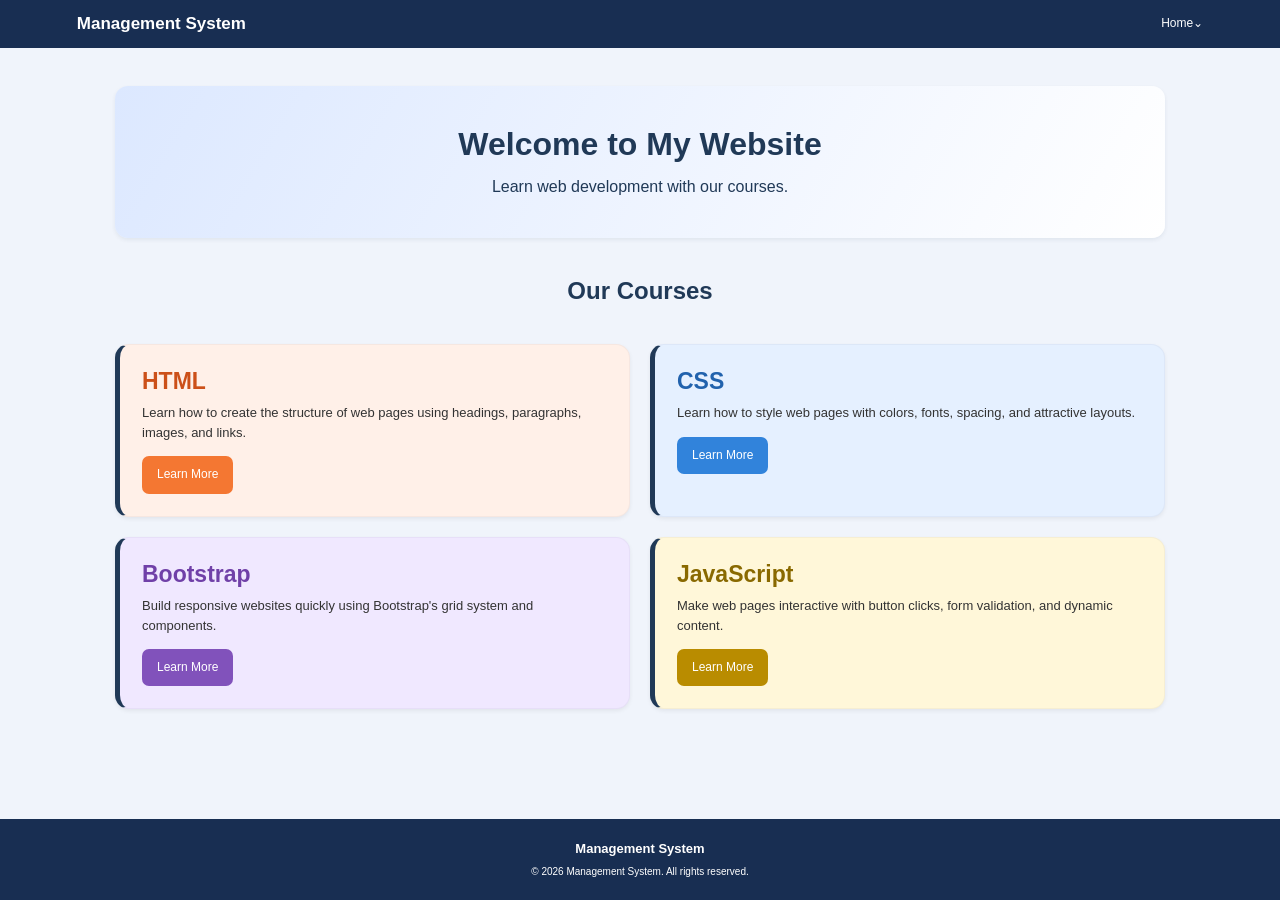
<file: home.html>
<!DOCTYPE html>
<html lang="en">
<head>
    <meta charset="UTF-8">
    <meta name="viewport" content="width=device-width, initial-scale=1.0">
    <title>Management System | Home</title>
    <link rel="stylesheet" href="style.css">
</head>
<body class="course-page">

<header class="topbar">
    <a class="brand" href="home.html">Management System</a>

    <nav>
        <a class="active" href="home.html">Home⌄</a>
    </nav>
</header>

<main class="course-main">
    <section class="welcome-banner">
        <h1>Welcome to My Website</h1>
        <p>Learn web development with our courses.</p>
    </section>

    <h2 class="courses-title">Our Courses</h2>

    <section class="course-grid">
        <article class="course-card html-card">
            <h3>HTML</h3>
            <p>Learn how to create the structure of web pages using headings, paragraphs, images, and links.</p>
            <a href="#" class="course-button"
               data-course="HTML">Learn More</a>
        </article>

        <article class="course-card css-card">
            <h3>CSS</h3>
            <p>Learn how to style web pages with colors, fonts, spacing, and attractive layouts.</p>
            <a href="#" class="course-button"
               data-course="CSS">Learn More</a>
        </article>

        <article class="course-card bootstrap-card">
            <h3>Bootstrap</h3>
            <p>Build responsive websites quickly using Bootstrap's grid system and components.</p>
            <a href="#" class="course-button"
               data-course="Bootstrap">Learn More</a>
        </article>

        <article class="course-card js-card">
            <h3>JavaScript</h3>
            <p>Make web pages interactive with button clicks, form validation, and dynamic content.</p>
            <a href="#" class="course-button"
               data-course="JavaScript">Learn More</a>
        </article>
    </section>
</main>

<!-- Course details popup -->
<div class="modal-overlay" id="course-modal">
    <div class="modal-box" role="dialog"
         aria-modal="true" aria-labelledby="modal-title">

        <div class="modal-header">
            <span>Course Details</span>
            <button class="modal-x" id="modal-x"
                    aria-label="Close popup">&times;</button>
        </div>

        <div class="modal-body">
            <h3 id="modal-title">HTML</h3>
            <p id="modal-description"></p>
        </div>

        <div class="modal-footer">
            <button class="modal-close" id="modal-close">
                Close
            </button>
        </div>
    </div>
</div>

<footer class="course-footer">
    <strong>Management System</strong>
    <small>© 2026 Management System. All rights reserved.</small>
</footer>

<script src="script.js"></script>
</body>
</html>
</file>
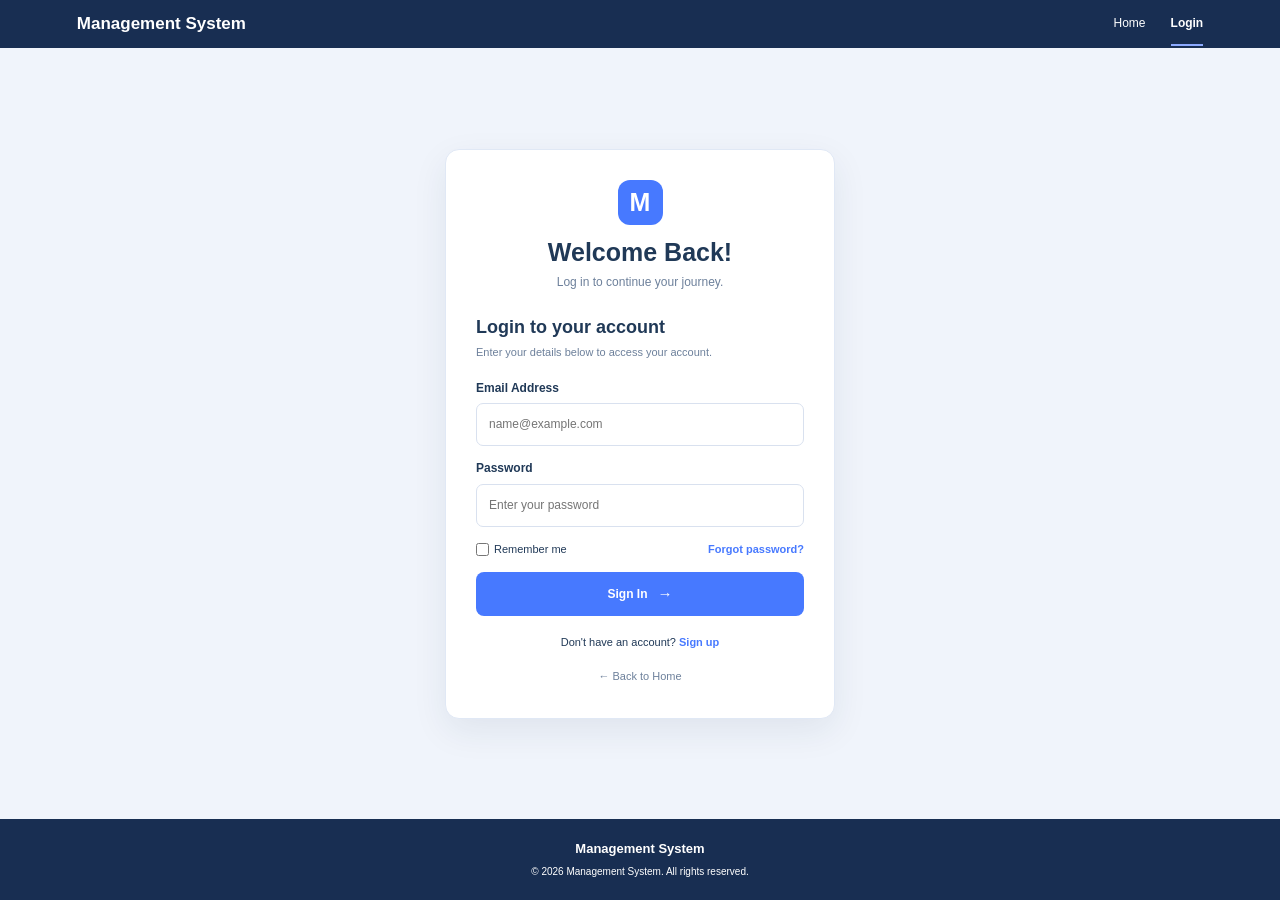
<file: login.html>
<!DOCTYPE html>
<html lang="en">
<head>
    <meta charset="UTF-8">
    <meta name="viewport" content="width=device-width, initial-scale=1.0">
    <title>Management System | Login</title>
    <link rel="stylesheet" href="style.css">
</head>
<body class="login-page">

<header class="topbar">
    <a class="brand" href="index.html">Management System</a>

    <nav>
        <a href="index.html">Home</a>
        <a class="active nav-login" href="login.html">Login</a>
    </nav>
</header>

<main class="login-main">
    <section class="login-card">

        <div class="logo-mark">M</div>

        <h1>Welcome Back!</h1>

        <p class="muted">
            Log in to continue your journey.
        </p>

        <form id="login-form">
            <h2>Login to your account</h2>

            <p class="form-note">
                Enter your details below to access your account.
            </p>

            <label for="email">Email Address</label>

            <input
                id="email"
                name="email"
                type="email"
                placeholder="name@example.com"
                autocomplete="email"
                required>

            <label for="password">Password</label>

            <input
                id="password"
                name="password"
                type="password"
                placeholder="Enter your password"
                autocomplete="current-password"
                minlength="4"
                required>

            <div class="form-options">
                <label class="remember">
                    <input type="checkbox" id="remember" name="remember">
                    Remember me
                </label>

                <a href="#" id="forgot-link">
                    Forgot password?
                </a>
            </div>

            <button class="button submit-button" type="submit">
                Sign In <span>→</span>
            </button>

            <p
                class="form-feedback"
                id="form-feedback"
                aria-live="polite">
            </p>
        </form>

        <p class="signup-note">
            Don't have an account?
            <a href="#" id="signup-link">Sign up</a>
        </p>

        <a class="back-home" href="index.html">
            ← Back to Home
        </a>
    </section>
</main>

<footer>
    <strong>Management System</strong>
    <small>© 2026 Management System. All rights reserved.</small>
</footer>

<script src="script.js"></script>
</body>
</html>
</file>
<file: style.css>
/* ===== Global styles ===== */

:root {
    --navy: #182e52;
    --navy-dark: #102341;
    --blue: #4779ff;
    --blue-light: #eef4ff;
    --paper: #f4f7ff;
    --white: #ffffff;
    --text: #203957;
    --muted: #6d809b;
    --border: #e0e8f5;
}

* {
    margin: 0;
    padding: 0;
    box-sizing: border-box;
}

html {
    scroll-behavior: smooth;
}

body {
    font-family: Arial, Helvetica, sans-serif;
    background: var(--paper);
    color: var(--text);
    line-height: 1.6;
}

a {
    color: inherit;
    text-decoration: none;
}

button,
input {
    font: inherit;
}

button,
a {
    -webkit-tap-highlight-color: transparent;
}

img {
    display: block;
    max-width: 100%;
}

h1,
h2,
h3 {
    line-height: 1.25;
    font-weight: 700;
}

p {
    overflow-wrap: break-word;
}


/* ===== Navigation bar ===== */

.topbar {
    min-height: 48px;
    padding: 0 6%;
    display: flex;
    align-items: center;
    justify-content: space-between;
    gap: 20px;
    background: var(--navy);
    color: var(--white);
    position: relative;
    z-index: 10;
}

.brand {
    font-size: 17px;
    font-weight: 700;
    white-space: nowrap;
}

.topbar nav {
    display: flex;
    align-items: center;
    gap: 25px;
}

.topbar nav a {
    position: relative;
    padding: 12px 0;
    font-size: 12px;
    color: var(--white);
    transition: opacity 0.2s;
}

.topbar nav a:hover {
    opacity: 0.75;
}

.topbar nav a.active::after {
    content: "";
    position: absolute;
    bottom: 0;
    left: 0;
    width: 100%;
    height: 2px;
    background: #8caaff;
}

.nav-login {
    font-weight: 600;
}


/* ===== Buttons ===== */

.button {
    display: inline-flex;
    align-items: center;
    justify-content: center;
    gap: 10px;
    padding: 10px 18px;
    border: 0;
    border-radius: 8px;
    background: var(--blue);
    color: var(--white);
    font-size: 12px;
    font-weight: 700;
    cursor: pointer;
    transition: background 0.2s, transform 0.2s;
}

.button:hover {
    background: #3565e8;
    transform: translateY(-1px);
}

.button span {
    font-size: 15px;
}


/* ===== Start page slideshow ===== */

.hero {
    position: relative;
    isolation: isolate;
    min-height: 420px;
    display: flex;
    align-items: center;
    padding: 60px max(6%, calc((100% - 1050px) / 2));
    overflow: hidden;
    color: var(--white);
    background-color: #243e60;
    background-image: url("Resources/photo-1454165804606-c3d57bc8b6b40_1.jpg");
    background-size: cover;
    background-position: center;
    background-repeat: no-repeat;
}

.hero-shade {
    position: absolute;
    inset: 0;
    z-index: -1;
    background: linear-gradient(
        90deg,
        rgba(20, 43, 75, 0.85),
        rgba(20, 43, 75, 0.35)
    );
    pointer-events: none;
}

.hero-content {
    position: relative;
    z-index: 1;
    width: 100%;
    max-width: 570px;
    color: var(--white);
}

.hero-content .eyebrow,
.hero-content h1,
.hero-content > p {
    color: var(--white);
}

.eyebrow {
    margin-bottom: 10px;
    font-size: 10px;
    font-weight: 800;
    letter-spacing: 1.2px;
}

.hero-content h1 {
    margin-bottom: 12px;
    font-size: clamp(32px, 4vw, 48px);
}

.hero-content > p:not(.eyebrow) {
    max-width: 540px;
    margin-bottom: 22px;
    font-size: 13px;
    line-height: 1.7;
}

.slide-arrow {
    position: absolute;
    top: 50%;
    z-index: 3;
    width: 42px;
    height: 42px;
    border: 0;
    border-radius: 50%;
    background: rgba(255, 255, 255, 0.22);
    color: var(--white);
    font-size: 28px;
    cursor: pointer;
    transform: translateY(-50%);
}

.slide-arrow:hover {
    background: rgba(255, 255, 255, 0.38);
}

.slide-arrow.prev {
    left: 25px;
}

.slide-arrow.next {
    right: 25px;
}

.dots {
    position: absolute;
    bottom: 20px;
    left: 50%;
    z-index: 3;
    display: flex;
    align-items: center;
    gap: 7px;
    transform: translateX(-50%);
}

.dot {
    width: 7px;
    height: 7px;
    padding: 0;
    border: 0;
    border-radius: 50%;
    background: rgba(255, 255, 255, 0.55);
    cursor: pointer;
}

.dot.selected {
    width: 20px;
    border-radius: 5px;
    background: var(--white);
}


/* ===== Shared section container ===== */

.section-wrap {
    width: min(1050px, 89%);
    margin: 0 auto;
}


/* ===== Goal section ===== */

.goal-section {
    display: grid;
    grid-template-columns: 1fr 1.15fr;
    align-items: center;
    gap: 35px;
    padding-top: 48px;
    padding-bottom: 48px;
}

.goal-image {
    min-width: 0;
}

.goal-image img {
    width: 100%;
    height: 280px;
    object-fit: cover;
    border-radius: 15px;
    box-shadow: 0 12px 30px rgba(26, 48, 82, 0.1);
}

.blue {
    color: var(--blue);
}

.goal-copy h2 {
    margin-bottom: 12px;
    font-size: 26px;
}

.goal-copy > p:not(.eyebrow) {
    margin-bottom: 18px;
    color: var(--muted);
    font-size: 13px;
    line-height: 1.7;
}


/* ===== Feature cards ===== */

.feature-grid {
    display: grid;
    grid-template-columns: repeat(2, minmax(0, 1fr));
    gap: 10px;
}

.feature {
    display: flex;
    align-items: flex-start;
    gap: 10px;
    min-width: 0;
    padding: 13px 11px;
    border: 1px solid var(--border);
    border-radius: 9px;
    background: var(--white);
}

.feature-icon {
    display: flex;
    flex-shrink: 0;
    align-items: center;
    justify-content: center;
    width: 32px;
    height: 32px;
    border-radius: 8px;
    font-size: 15px;
    font-weight: 700;
}

.purple {
    color: #7442c8;
    background: #eee5ff;
}

.orange {
    color: #e67d22;
    background: #fff0df;
}

.pink {
    color: #ed5780;
    background: #ffe6ed;
}

.blue-bg {
    color: var(--blue);
    background: #e5edff;
}

.feature h3 {
    margin: 2px 0 4px;
    font-size: 11px;
}

.feature p {
    color: var(--muted);
    font-size: 10px;
    line-height: 1.5;
}


/* ===== Call-to-action section ===== */

.cta {
    padding: 35px 20px;
    text-align: center;
    background: var(--blue-light);
}

.cta h2 {
    margin-bottom: 7px;
    font-size: 24px;
}

.cta p {
    margin-bottom: 14px;
    color: var(--muted);
    font-size: 12px;
}


/* ===== Footer ===== */

footer {
    display: flex;
    flex-direction: column;
    align-items: center;
    gap: 4px;
    padding: 20px;
    background: var(--navy);
    color: var(--white);
    text-align: center;
}

footer strong {
    font-size: 13px;
}

footer span {
    font-size: 11px;
}

footer small {
    font-size: 10px;
}


/* ===== Login page ===== */

.login-page {
    min-height: 100vh;
    display: flex;
    flex-direction: column;
    background: #f0f4fb;
}

.login-page .topbar {
    flex-shrink: 0;
}

.login-main {
    flex: 1;
    display: flex;
    align-items: center;
    justify-content: center;
    padding: 35px 20px;
}

.login-card {
    width: 100%;
    max-width: 390px;
    padding: 30px;
    border: 1px solid var(--border);
    border-radius: 14px;
    background: var(--white);
    box-shadow: 0 12px 35px rgba(24, 46, 82, 0.08);
    text-align: center;
}

.logo-mark {
    display: flex;
    align-items: center;
    justify-content: center;
    width: 45px;
    height: 45px;
    margin: 0 auto 12px;
    border-radius: 12px;
    background: var(--blue);
    color: var(--white);
    font-size: 25px;
    font-weight: 800;
}

.login-card > h1 {
    margin-bottom: 5px;
    font-size: 25px;
}

.muted {
    color: var(--muted);
    font-size: 12px;
}

.login-card form {
    margin-top: 24px;
    text-align: left;
}

.login-card form h2 {
    margin-bottom: 5px;
    font-size: 18px;
}

.form-note {
    margin-bottom: 18px;
    color: var(--muted);
    font-size: 11px;
}

.login-card form > label {
    display: block;
    margin: 13px 0 5px;
    font-size: 12px;
    font-weight: 700;
}

.login-card input[type="email"],
.login-card input[type="password"] {
    width: 100%;
    padding: 11px 12px;
    border: 1px solid #d9e1ef;
    border-radius: 7px;
    outline: none;
    background: var(--white);
    color: var(--text);
    font-size: 12px;
}

.login-card input[type="email"]:focus,
.login-card input[type="password"]:focus {
    border-color: var(--blue);
    box-shadow: 0 0 0 3px rgba(71, 121, 255, 0.12);
}

.form-options {
    display: flex;
    align-items: center;
    justify-content: space-between;
    gap: 10px;
    margin: 14px 0;
    font-size: 11px;
}

.remember {
    display: flex;
    align-items: center;
    gap: 5px;
}

.remember input {
    accent-color: var(--blue);
}

.form-options a,
.signup-note a {
    color: var(--blue);
    font-weight: 600;
}

.submit-button {
    width: 100%;
    min-height: 40px;
}

.form-feedback {
    margin-top: 10px;
    color: var(--muted);
    font-size: 11px;
}

.signup-note {
    margin-top: 18px;
    font-size: 11px;
}

.back-home {
    display: inline-block;
    margin-top: 16px;
    color: var(--muted);
    font-size: 11px;
}

.back-home:hover {
    color: var(--blue);
}

.login-page footer {
    margin-top: auto;
}


/* ===== Course home page ===== */

.course-page {
    min-height: 100vh;
    display: flex;
    flex-direction: column;
    background: #f0f4fb;
}

.course-page .topbar {
    flex-shrink: 0;
}

.course-page .topbar nav a.active::after {
    display: none;
}

.course-main {
    flex: 1;
    width: min(1050px, 89%);
    margin: 38px auto;
}

.welcome-banner {
    padding: 38px 20px;
    border-radius: 13px;
    background: linear-gradient(120deg, #dce8ff, #ffffff);
    box-shadow: 0 2px 4px rgba(20, 39, 72, 0.07);
    text-align: center;
}

.welcome-banner h1 {
    margin-bottom: 10px;
    font-size: 32px;
}

.welcome-banner p {
    font-size: 16px;
}

.courses-title {
    margin: 38px 0;
    text-align: center;
    font-size: 24px;
}

.course-grid {
    display: grid;
    grid-template-columns: repeat(2, minmax(0, 1fr));
    gap: 20px;
}

.course-card {
    min-height: 160px;
    padding: 22px;
    border: 1px solid rgba(25, 45, 75, 0.04);
    border-left: 5px solid;
    border-radius: 13px;
    box-shadow: 0 2px 4px rgba(20, 39, 72, 0.07);
}

.course-card h3 {
    margin-bottom: 8px;
    font-size: 23px;
}

.course-card p {
    margin-bottom: 13px;
    color: #343b48;
    font-size: 13px;
    line-height: 1.6;
}

.html-card {
    border-left-color: #f47732;
    background: #fff0e8;
}

.html-card h3 {
    color: #cc5019;
}

.css-card {
    border-left-color: #3183db;
    background: #e5f0ff;
}

.css-card h3 {
    color: #2162ad;
}

.bootstrap-card {
    border-left-color: #8152bb;
    background: #f0e8ff;
}

.bootstrap-card h3 {
    color: #7040a8;
}

.js-card {
    border-left-color: #e2ad00;
    background: #fff7d9;
}

.js-card h3 {
    color: #896900;
}

.course-button {
    display: inline-block;
    padding: 9px 15px;
    border-radius: 7px;
    background: #f47732;
    color: var(--white);
    font-size: 12px;
    transition: filter 0.2s;
}

.course-button:hover {
    filter: brightness(0.9);
}

.css-card .course-button {
    background: #3183db;
}

.bootstrap-card .course-button {
    background: #8152bb;
}

.js-card .course-button {
    background: #b98c00;
}

.course-footer {
    margin-top: auto;
}


/* ===== Responsive layout ===== */

@media (max-width: 768px) {
    .topbar {
        padding: 0 5%;
    }

    .topbar nav {
        gap: 16px;
    }

    .hero {
        min-height: 360px;
        padding: 45px 8%;
    }

    .hero-content h1 {
        font-size: 32px;
    }

    .slide-arrow.prev {
        left: 10px;
    }

    .slide-arrow.next {
        right: 10px;
    }

    .goal-section {
        grid-template-columns: 1fr;
        gap: 25px;
        padding-top: 35px;
        padding-bottom: 35px;
    }

    .goal-image img {
        height: 260px;
    }

    .goal-copy h2 {
        font-size: 24px;
    }

    .course-main {
        margin: 28px auto;
    }

    .welcome-banner h1 {
        font-size: 28px;
    }
}

@media (max-width: 500px) {
    .topbar {
        padding: 0 4%;
        gap: 10px;
    }

    .brand {
        font-size: 14px;
    }

    .topbar nav {
        gap: 12px;
    }

    .topbar nav a {
        font-size: 11px;
    }

    .hero {
        min-height: 330px;
        padding: 40px 8%;
    }

    .hero-content h1 {
        font-size: 28px;
    }

    .hero-content > p:not(.eyebrow) {
        font-size: 12px;
    }

    .feature-grid {
        grid-template-columns: 1fr;
    }

    .goal-image img {
        height: 220px;
    }

    .cta h2 {
        font-size: 21px;
    }

    .login-card {
        padding: 23px 18px;
    }

    .course-main {
        width: 90%;
        margin: 24px auto;
    }

    .welcome-banner {
        padding: 30px 15px;
    }

    .welcome-banner h1 {
        font-size: 24px;
    }

    .welcome-banner p {
        font-size: 13px;
    }

    .courses-title {
        margin: 28px 0;
        font-size: 22px;
    }

    .course-grid {
        grid-template-columns: 1fr;
        gap: 14px;
    }

    .course-card {
        min-height: 140px;
        padding: 18px;
    }
}
/* Course cards */
.courses {
    max-width: 1050px;
    margin: 40px auto;
    padding: 0 20px;
}

.courses > h2 {
    text-align: center;
    margin-bottom: 36px;
    color: #1b3558;
}

.course-grid {
    display: grid;
    grid-template-columns: repeat(2, minmax(0, 1fr));
    gap: 20px;
}

.course-card {
    padding: 22px;
    border-radius: 14px;
    box-shadow: 0 2px 4px #00000010;
    border-left: 5px solid;
}

.course-card h3 {
    margin: 0 0 8px;
    font-size: 23px;
}

.course-card p {
    margin: 0 0 14px;
    line-height: 1.5;
    color: #333;
}

.html {
    background: #fff0e9;
    border-color: #f47732;
}

.html h3 {
    color: #c84d17;
}

.css {
    background: #e8f2ff;
    border-color: #3182ce;
}

.css h3 {
    color: #2362ad;
}

.bootstrap {
    background: #f0e8ff;
    border-color: #8052bd;
}

.bootstrap h3 {
    color: #7040a9;
}

.javascript {
    background: #fff8d9;
    border-color: #e0ae00;
}

.javascript h3 {
    color: #8a6900;
}

/* Learn More buttons */
.learn-more {
    padding: 9px 15px;
    border: none;
    border-radius: 7px;
    color: white;
    cursor: pointer;
    font-size: 14px;
}

.html .learn-more {
    background: #ed702c;
}

.css .learn-more {
    background: #2878cc;
}

.bootstrap .learn-more {
    background: #8052bd;
}

.javascript .learn-more {
    background: #bd9000;
}

/* Popup background */
.modal-overlay {
    display: none;
    position: fixed;
    inset: 0;
    z-index: 9999;
    background: rgba(0, 0, 0, 0.52);
    align-items: center;
    justify-content: center;
    padding: 16px;
}

.modal-overlay.show {
    display: flex;
}

/* Popup box */
.modal-box {
    width: 100%;
    max-width: 405px;
    background: white;
    border-radius: 6px;
    overflow: hidden;
    box-shadow: 0 5px 20px #00000030;
    color: #212529;
    animation: modal-appear 0.2s ease-out;
}

.modal-header {
    display: flex;
    align-items: center;
    justify-content: space-between;
    padding: 14px;
    border-bottom: 1px solid #dee2e6;
    font-size: 16px;
}

.modal-x {
    border: none;
    background: transparent;
    color: #777;
    font-size: 28px;
    line-height: 1;
    cursor: pointer;
}

.modal-body {
    padding: 14px;
}

.modal-body h3 {
    margin: 0 0 8px;
    font-size: 20px;
    font-weight: 500;
}

.modal-body p {
    margin: 0;
    font-size: 14px;
    line-height: 1.5;
}

.modal-footer {
    display: flex;
    justify-content: flex-end;
    padding: 12px;
    border-top: 1px solid #dee2e6;
}

.modal-close {
    padding: 8px 13px;
    border: none;
    border-radius: 5px;
    background: #6c757d;
    color: white;
    cursor: pointer;
}

.modal-close:hover {
    background: #565e64;
}

@keyframes modal-appear {
    from {
        opacity: 0;
        transform: translateY(-10px);
    }

    to {
        opacity: 1;
        transform: translateY(0);
    }
}

@media (max-width: 600px) {
    .course-grid {
        grid-template-columns: 1fr;
    }
}
</file>
